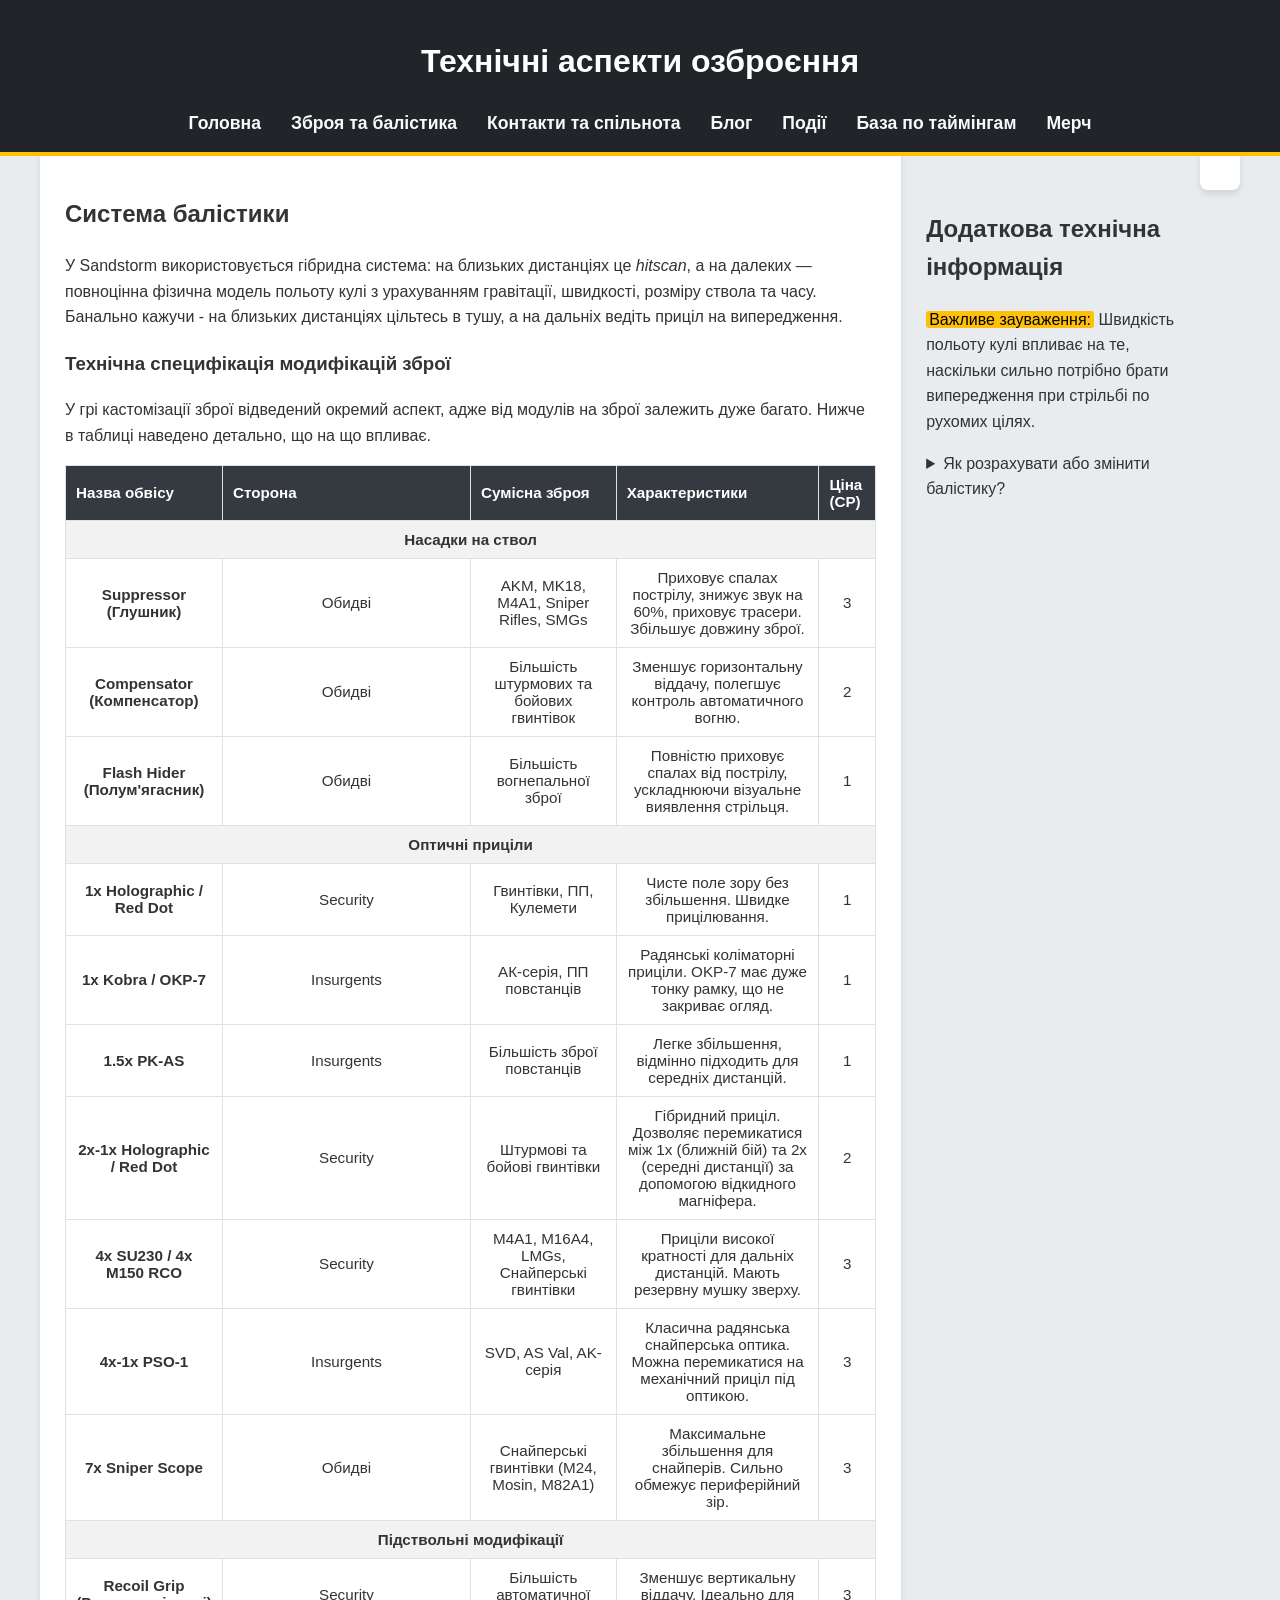
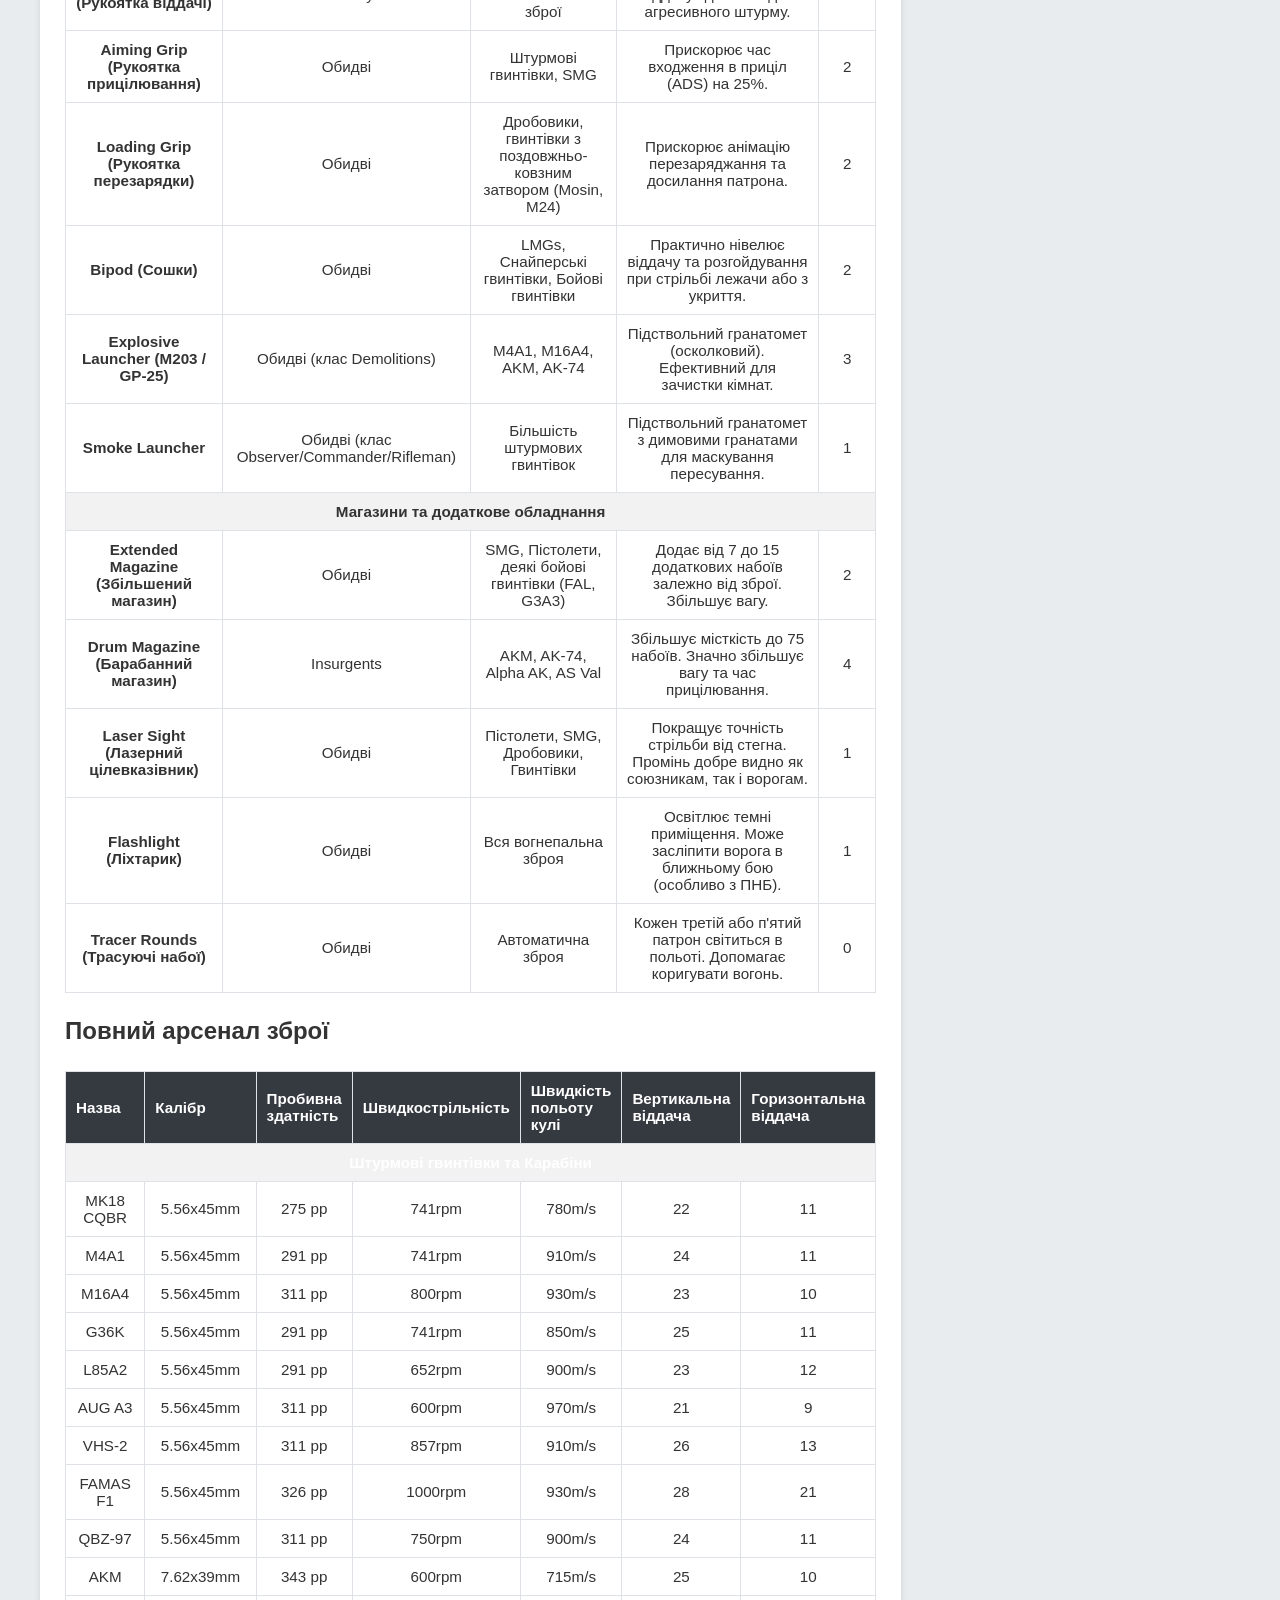
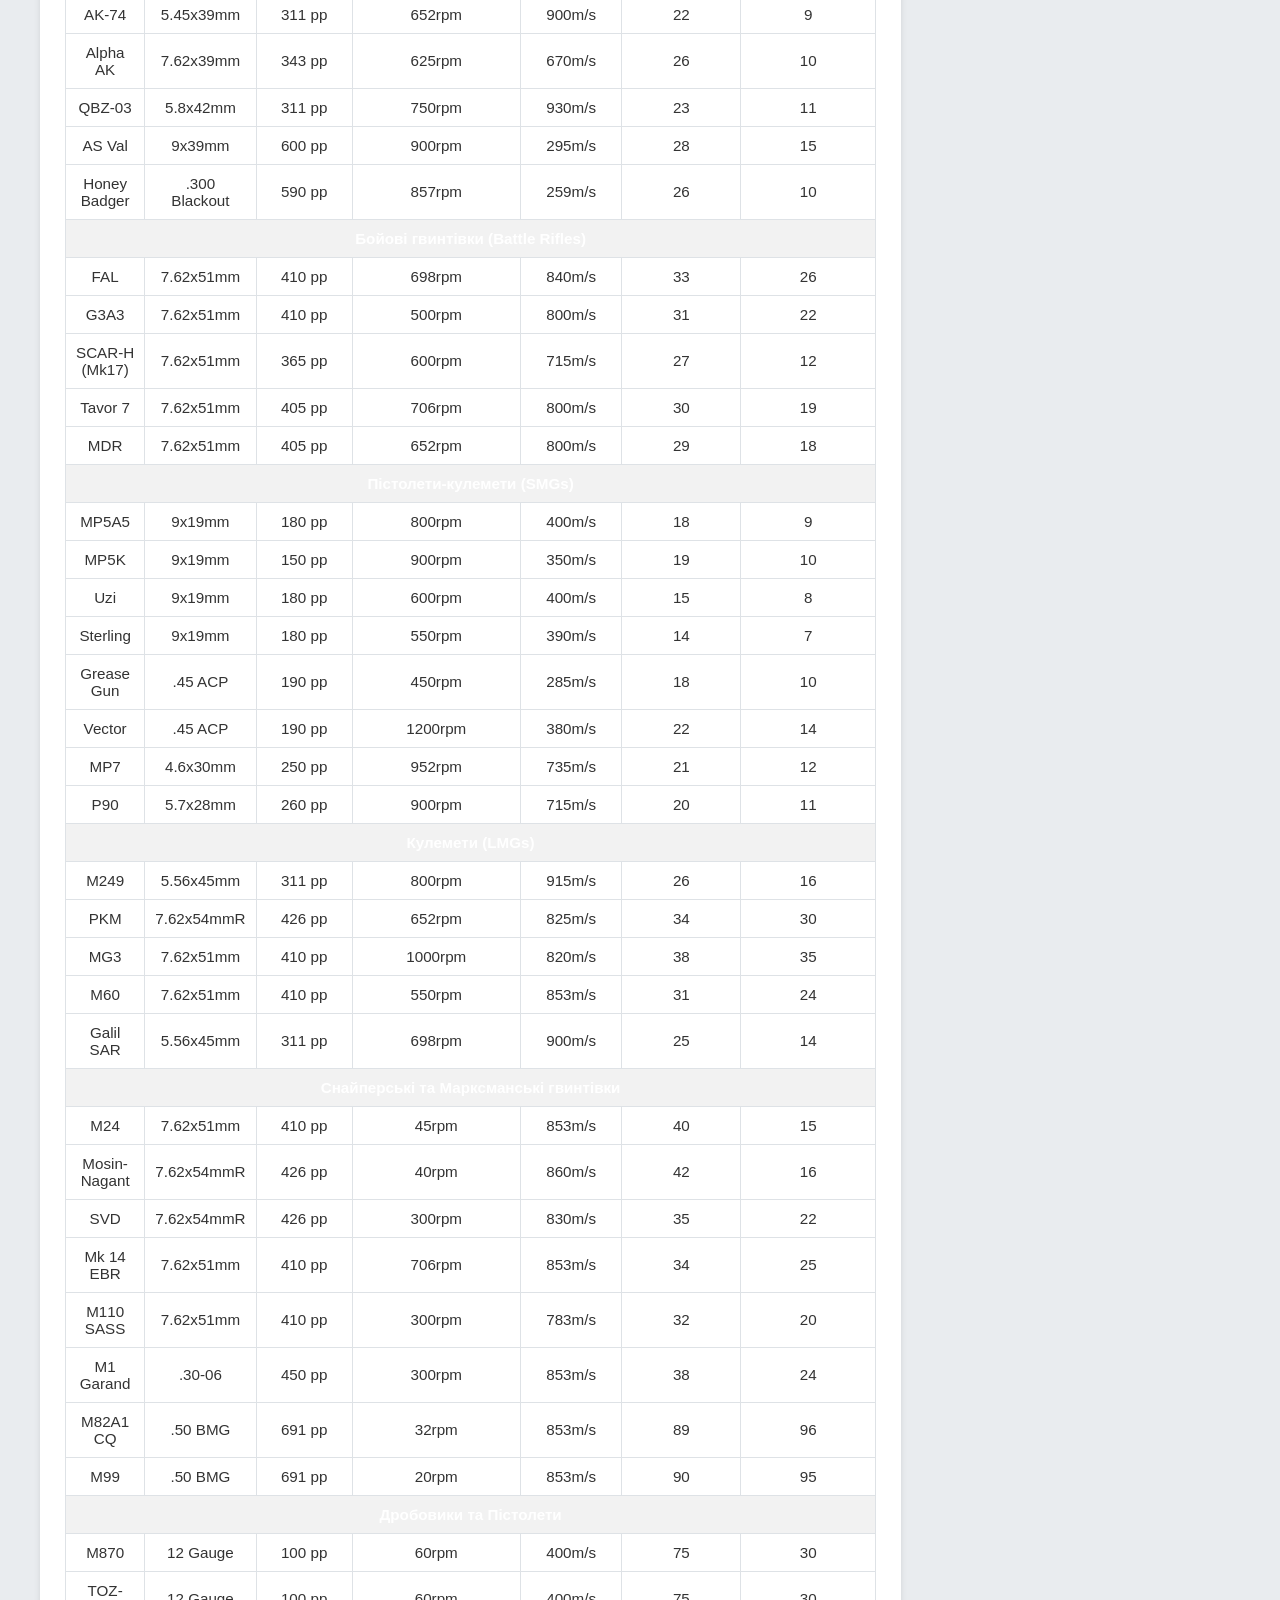
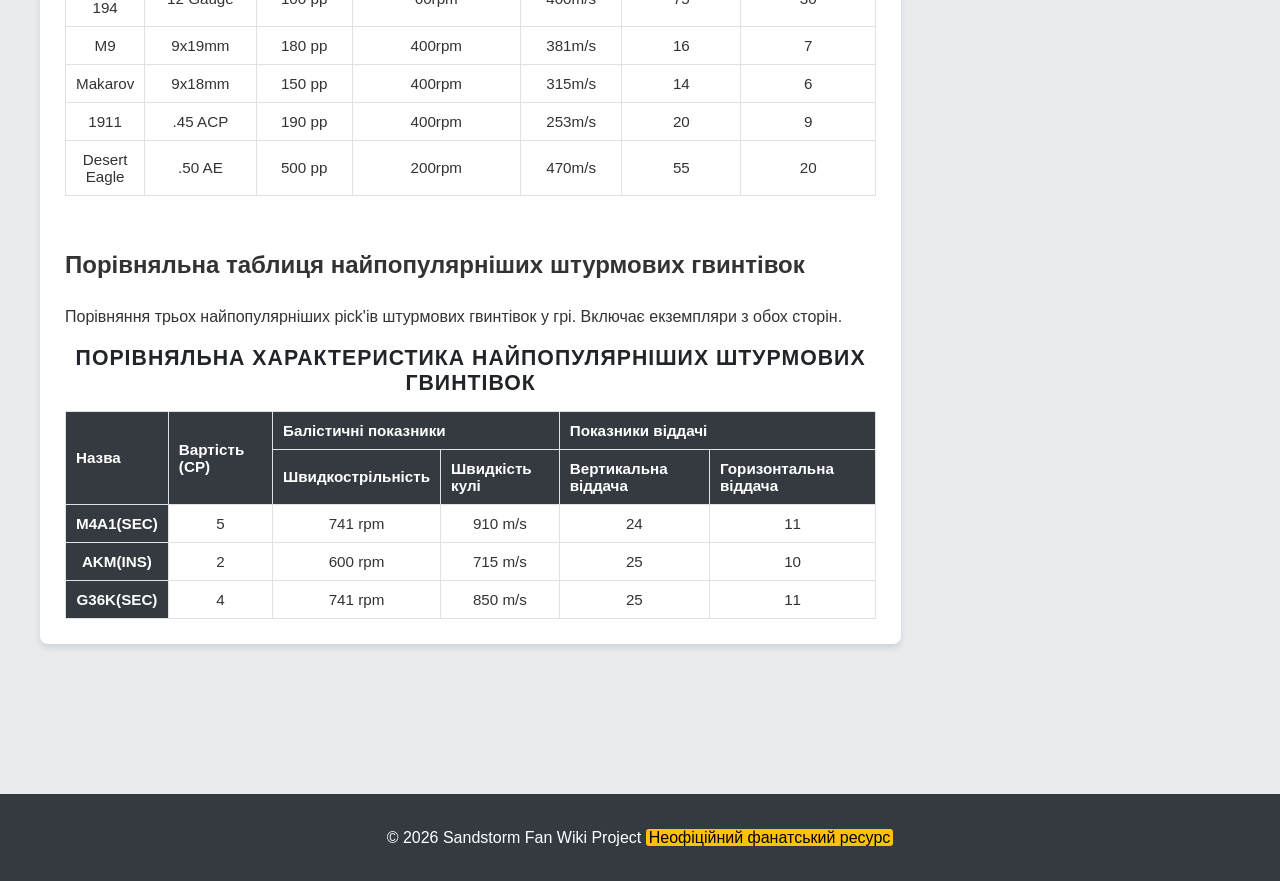
<file: pages/about.html>
<html lang="uk">
  <head>
    <meta charset="UTF-8" />
    <meta name="viewport" content="width=device-width, initial-scale=1.0" />
    <title>Зброя та Балістика</title>
    <link rel="stylesheet" href="../css/styles.css" />
  </head>
  <body>
    <header>
      <h1>Технічні аспекти озброєння</h1>
      <nav>
        <ul>
          <li><a href="../index.html">Головна</a></li>
          <li><a href="about.html">Зброя та балістика</a></li>
          <li><a href="contacts.html">Контакти та спільнота</a></li>
          <li><a href="blog.html">Блог</a></li>
          <li><a href="events.html">Події</a></li>
          <li><a href="schedule.html">База по таймінгам</a></li>
          <li><a href="merch.html">Мерч</a></li>
        </ul>
      </nav>
    </header>

    <div class="wrapper">
      <main>
        <section>
          <article>
            <h2>Система балістики</h2>
            <p>
              У Sandstorm використовується гібридна система: на близьких
              дистанціях це <em>hitscan</em>, а на далеких — повноцінна фізична
              модель польоту кулі з урахуванням гравітації, швидкості, розміру
              ствола та часу. Банально кажучи - на близьких дистанціях цільтесь
              в тушу, а на дальніх ведіть приціл на випередження.
            </p>
          </article>
        </section>

        <section>
          <h3>Технічна специфікація модифікацій зброї</h3>
          <p>
            У грі кастомізації зброї відведений окремий аспект, адже від модулів
            на зброї залежить дуже багато. Нижче в таблиці наведено детально, що
            на що впливає.
          </p>

          <table
            border="1"
            style="width: 100%; border-collapse: collapse; text-align: left"
          >
            <thead>
              <tr style="background-color: #333; color: white">
                <th>Назва обвісу</th>
                <th>Сторона</th>
                <th>Сумісна зброя</th>
                <th>Характеристики</th>
                <th>Ціна (CP)</th>
              </tr>
            </thead>
            <tbody>
              <tr>
                <td
                  colspan="5"
                  style="background-color: #f2f2f2; text-align: center"
                >
                  <strong>Насадки на ствол</strong>
                </td>
              </tr>
              <tr>
                <td><strong>Suppressor (Глушник)</strong></td>
                <td>Обидві</td>
                <td>AKM, MK18, M4A1, Sniper Rifles, SMGs</td>
                <td>
                  Приховує спалах пострілу, знижує звук на 60%, приховує
                  трасери. Збільшує довжину зброї.
                </td>
                <td>3</td>
              </tr>
              <tr>
                <td><strong>Compensator (Компенсатор)</strong></td>
                <td>Обидві</td>
                <td>Більшість штурмових та бойових гвинтівок</td>
                <td>
                  Зменшує горизонтальну віддачу, полегшує контроль автоматичного
                  вогню.
                </td>
                <td>2</td>
              </tr>
              <tr>
                <td><strong>Flash Hider (Полум'ягасник)</strong></td>
                <td>Обидві</td>
                <td>Більшість вогнепальної зброї</td>
                <td>
                  Повністю приховує спалах від пострілу, ускладнюючи візуальне
                  виявлення стрільця.
                </td>
                <td>1</td>
              </tr>

              <tr>
                <td
                  colspan="5"
                  style="background-color: #f2f2f2; text-align: center"
                >
                  <strong>Оптичні приціли</strong>
                </td>
              </tr>
              <tr>
                <td><strong>1x Holographic / Red Dot</strong></td>
                <td>Security</td>
                <td>Гвинтівки, ПП, Кулемети</td>
                <td>Чисте поле зору без збільшення. Швидке прицілювання.</td>
                <td>1</td>
              </tr>
              <tr>
                <td><strong>1x Kobra / OKP-7</strong></td>
                <td>Insurgents</td>
                <td>АК-серія, ПП повстанців</td>
                <td>
                  Радянські коліматорні приціли. OKP-7 має дуже тонку рамку, що
                  не закриває огляд.
                </td>
                <td>1</td>
              </tr>
              <tr>
                <td><strong>1.5x PK-AS</strong></td>
                <td>Insurgents</td>
                <td>Більшість зброї повстанців</td>
                <td>
                  Легке збільшення, відмінно підходить для середніх дистанцій.
                </td>
                <td>1</td>
              </tr>
              <tr>
                <td><strong>2x-1x Holographic / Red Dot</strong></td>
                <td>Security</td>
                <td>Штурмові та бойові гвинтівки</td>
                <td>
                  Гібридний приціл. Дозволяє перемикатися між 1x (ближній бій)
                  та 2x (середні дистанції) за допомогою відкидного магніфера.
                </td>
                <td>2</td>
              </tr>
              <tr>
                <td><strong>4x SU230 / 4x M150 RCO</strong></td>
                <td>Security</td>
                <td>M4A1, M16A4, LMGs, Снайперські гвинтівки</td>
                <td>
                  Приціли високої кратності для дальніх дистанцій. Мають
                  резервну мушку зверху.
                </td>
                <td>3</td>
              </tr>
              <tr>
                <td><strong>4x-1x PSO-1</strong></td>
                <td>Insurgents</td>
                <td>SVD, AS Val, AK-серія</td>
                <td>
                  Класична радянська снайперська оптика. Можна перемикатися на
                  механічний приціл під оптикою.
                </td>
                <td>3</td>
              </tr>
              <tr>
                <td><strong>7x Sniper Scope</strong></td>
                <td>Обидві</td>
                <td>Снайперські гвинтівки (M24, Mosin, M82A1)</td>
                <td>
                  Максимальне збільшення для снайперів. Сильно обмежує
                  периферійний зір.
                </td>
                <td>3</td>
              </tr>

              <tr>
                <td
                  colspan="5"
                  style="background-color: #f2f2f2; text-align: center"
                >
                  <strong>Підствольні модифікації</strong>
                </td>
              </tr>
              <tr>
                <td><strong>Recoil Grip (Рукоятка віддачі)</strong></td>
                <td>Security</td>
                <td>Більшість автоматичної зброї</td>
                <td>
                  Зменшує вертикальну віддачу. Ідеально для агресивного штурму.
                </td>
                <td>3</td>
              </tr>
              <tr>
                <td><strong>Aiming Grip (Рукоятка прицілювання)</strong></td>
                <td>Обидві</td>
                <td>Штурмові гвинтівки, SMG</td>
                <td>Прискорює час входження в приціл (ADS) на 25%.</td>
                <td>2</td>
              </tr>
              <tr>
                <td><strong>Loading Grip (Рукоятка перезарядки)</strong></td>
                <td>Обидві</td>
                <td>
                  Дробовики, гвинтівки з поздовжньо-ковзним затвором (Mosin,
                  M24)
                </td>
                <td>Прискорює анімацію перезаряджання та досилання патрона.</td>
                <td>2</td>
              </tr>
              <tr>
                <td><strong>Bipod (Сошки)</strong></td>
                <td>Обидві</td>
                <td>LMGs, Снайперські гвинтівки, Бойові гвинтівки</td>
                <td>
                  Практично нівелює віддачу та розгойдування при стрільбі лежачи
                  або з укриття.
                </td>
                <td>2</td>
              </tr>
              <tr>
                <td><strong>Explosive Launcher (M203 / GP-25)</strong></td>
                <td>Обидві (клас Demolitions)</td>
                <td>M4A1, M16A4, AKM, AK-74</td>
                <td>
                  Підствольний гранатомет (осколковий). Ефективний для зачистки
                  кімнат.
                </td>
                <td>3</td>
              </tr>
              <tr>
                <td><strong>Smoke Launcher</strong></td>
                <td>Обидві (клас Observer/Commander/Rifleman)</td>
                <td>Більшість штурмових гвинтівок</td>
                <td>
                  Підствольний гранатомет з димовими гранатами для маскування
                  пересування.
                </td>
                <td>1</td>
              </tr>

              <tr>
                <td
                  colspan="5"
                  style="background-color: #f2f2f2; text-align: center"
                >
                  <strong>Магазини та додаткове обладнання</strong>
                </td>
              </tr>
              <tr>
                <td><strong>Extended Magazine (Збільшений магазин)</strong></td>
                <td>Обидві</td>
                <td>SMG, Пістолети, деякі бойові гвинтівки (FAL, G3A3)</td>
                <td>
                  Додає від 7 до 15 додаткових набоїв залежно від зброї.
                  Збільшує вагу.
                </td>
                <td>2</td>
              </tr>
              <tr>
                <td><strong>Drum Magazine (Барабанний магазин)</strong></td>
                <td>Insurgents</td>
                <td>AKM, AK-74, Alpha AK, AS Val</td>
                <td>
                  Збільшує місткість до 75 набоїв. Значно збільшує вагу та час
                  прицілювання.
                </td>
                <td>4</td>
              </tr>
              <tr>
                <td><strong>Laser Sight (Лазерний цілевказівник)</strong></td>
                <td>Обидві</td>
                <td>Пістолети, SMG, Дробовики, Гвинтівки</td>
                <td>
                  Покращує точність стрільби від стегна. Промінь добре видно як
                  союзникам, так і ворогам.
                </td>
                <td>1</td>
              </tr>
              <tr>
                <td><strong>Flashlight (Ліхтарик)</strong></td>
                <td>Обидві</td>
                <td>Вся вогнепальна зброя</td>
                <td>
                  Освітлює темні приміщення. Може засліпити ворога в ближньому
                  бою (особливо з ПНБ).
                </td>
                <td>1</td>
              </tr>
              <tr>
                <td><strong>Tracer Rounds (Трасуючі набої)</strong></td>
                <td>Обидві</td>
                <td>Автоматична зброя</td>
                <td>
                  Кожен третій або п'ятий патрон світиться в польоті. Допомагає
                  коригувати вогонь.
                </td>
                <td>0</td>
              </tr>
            </tbody>
          </table>
        </section>
        <section>
          <h2>Повний арсенал зброї</h2>
          <table border="1">
            <tr>
              <th>Назва</th>
              <th>Калібр</th>
              <th>Пробивна здатність</th>
              <th>Швидкострільність</th>
              <th>Швидкість польоту кулі</th>
              <th>Вертикальна віддача</th>
              <th>Горизонтальна віддача</th>
            </tr>

            <tr>
              <th
                colspan="7"
                style="background-color: #f2f2f2; text-align: center"
              >
                Штурмові гвинтівки та Карабіни
              </th>
            </tr>
            <tr>
              <td>MK18 CQBR</td>
              <td>5.56x45mm</td>
              <td>275 pp</td>
              <td>741rpm</td>
              <td>780m/s</td>
              <td>22</td>
              <td>11</td>
            </tr>
            <tr>
              <td>M4A1</td>
              <td>5.56x45mm</td>
              <td>291 pp</td>
              <td>741rpm</td>
              <td>910m/s</td>
              <td>24</td>
              <td>11</td>
            </tr>
            <tr>
              <td>M16A4</td>
              <td>5.56x45mm</td>
              <td>311 pp</td>
              <td>800rpm</td>
              <td>930m/s</td>
              <td>23</td>
              <td>10</td>
            </tr>
            <tr>
              <td>G36K</td>
              <td>5.56x45mm</td>
              <td>291 pp</td>
              <td>741rpm</td>
              <td>850m/s</td>
              <td>25</td>
              <td>11</td>
            </tr>
            <tr>
              <td>L85A2</td>
              <td>5.56x45mm</td>
              <td>291 pp</td>
              <td>652rpm</td>
              <td>900m/s</td>
              <td>23</td>
              <td>12</td>
            </tr>
            <tr>
              <td>AUG A3</td>
              <td>5.56x45mm</td>
              <td>311 pp</td>
              <td>600rpm</td>
              <td>970m/s</td>
              <td>21</td>
              <td>9</td>
            </tr>
            <tr>
              <td>VHS-2</td>
              <td>5.56x45mm</td>
              <td>311 pp</td>
              <td>857rpm</td>
              <td>910m/s</td>
              <td>26</td>
              <td>13</td>
            </tr>
            <tr>
              <td>FAMAS F1</td>
              <td>5.56x45mm</td>
              <td>326 pp</td>
              <td>1000rpm</td>
              <td>930m/s</td>
              <td>28</td>
              <td>21</td>
            </tr>
            <tr>
              <td>QBZ-97</td>
              <td>5.56x45mm</td>
              <td>311 pp</td>
              <td>750rpm</td>
              <td>900m/s</td>
              <td>24</td>
              <td>11</td>
            </tr>
            <tr>
              <td>AKM</td>
              <td>7.62x39mm</td>
              <td>343 pp</td>
              <td>600rpm</td>
              <td>715m/s</td>
              <td>25</td>
              <td>10</td>
            </tr>
            <tr>
              <td>AK-74</td>
              <td>5.45x39mm</td>
              <td>311 pp</td>
              <td>652rpm</td>
              <td>900m/s</td>
              <td>22</td>
              <td>9</td>
            </tr>
            <tr>
              <td>Alpha AK</td>
              <td>7.62x39mm</td>
              <td>343 pp</td>
              <td>625rpm</td>
              <td>670m/s</td>
              <td>26</td>
              <td>10</td>
            </tr>
            <tr>
              <td>QBZ-03</td>
              <td>5.8x42mm</td>
              <td>311 pp</td>
              <td>750rpm</td>
              <td>930m/s</td>
              <td>23</td>
              <td>11</td>
            </tr>
            <tr>
              <td>AS Val</td>
              <td>9x39mm</td>
              <td>600 pp</td>
              <td>900rpm</td>
              <td>295m/s</td>
              <td>28</td>
              <td>15</td>
            </tr>
            <tr>
              <td>Honey Badger</td>
              <td>.300 Blackout</td>
              <td>590 pp</td>
              <td>857rpm</td>
              <td>259m/s</td>
              <td>26</td>
              <td>10</td>
            </tr>

            <tr>
              <th
                colspan="7"
                style="background-color: #f2f2f2; text-align: center"
              >
                Бойові гвинтівки (Battle Rifles)
              </th>
            </tr>
            <tr>
              <td>FAL</td>
              <td>7.62x51mm</td>
              <td>410 pp</td>
              <td>698rpm</td>
              <td>840m/s</td>
              <td>33</td>
              <td>26</td>
            </tr>
            <tr>
              <td>G3A3</td>
              <td>7.62x51mm</td>
              <td>410 pp</td>
              <td>500rpm</td>
              <td>800m/s</td>
              <td>31</td>
              <td>22</td>
            </tr>
            <tr>
              <td>SCAR-H (Mk17)</td>
              <td>7.62x51mm</td>
              <td>365 pp</td>
              <td>600rpm</td>
              <td>715m/s</td>
              <td>27</td>
              <td>12</td>
            </tr>
            <tr>
              <td>Tavor 7</td>
              <td>7.62x51mm</td>
              <td>405 pp</td>
              <td>706rpm</td>
              <td>800m/s</td>
              <td>30</td>
              <td>19</td>
            </tr>
            <tr>
              <td>MDR</td>
              <td>7.62x51mm</td>
              <td>405 pp</td>
              <td>652rpm</td>
              <td>800m/s</td>
              <td>29</td>
              <td>18</td>
            </tr>

            <tr>
              <th
                colspan="7"
                style="background-color: #f2f2f2; text-align: center"
              >
                Пістолети-кулемети (SMGs)
              </th>
            </tr>
            <tr>
              <td>MP5A5</td>
              <td>9x19mm</td>
              <td>180 pp</td>
              <td>800rpm</td>
              <td>400m/s</td>
              <td>18</td>
              <td>9</td>
            </tr>
            <tr>
              <td>MP5K</td>
              <td>9x19mm</td>
              <td>150 pp</td>
              <td>900rpm</td>
              <td>350m/s</td>
              <td>19</td>
              <td>10</td>
            </tr>
            <tr>
              <td>Uzi</td>
              <td>9x19mm</td>
              <td>180 pp</td>
              <td>600rpm</td>
              <td>400m/s</td>
              <td>15</td>
              <td>8</td>
            </tr>
            <tr>
              <td>Sterling</td>
              <td>9x19mm</td>
              <td>180 pp</td>
              <td>550rpm</td>
              <td>390m/s</td>
              <td>14</td>
              <td>7</td>
            </tr>
            <tr>
              <td>Grease Gun</td>
              <td>.45 ACP</td>
              <td>190 pp</td>
              <td>450rpm</td>
              <td>285m/s</td>
              <td>18</td>
              <td>10</td>
            </tr>
            <tr>
              <td>Vector</td>
              <td>.45 ACP</td>
              <td>190 pp</td>
              <td>1200rpm</td>
              <td>380m/s</td>
              <td>22</td>
              <td>14</td>
            </tr>
            <tr>
              <td>MP7</td>
              <td>4.6x30mm</td>
              <td>250 pp</td>
              <td>952rpm</td>
              <td>735m/s</td>
              <td>21</td>
              <td>12</td>
            </tr>
            <tr>
              <td>P90</td>
              <td>5.7x28mm</td>
              <td>260 pp</td>
              <td>900rpm</td>
              <td>715m/s</td>
              <td>20</td>
              <td>11</td>
            </tr>

            <tr>
              <th
                colspan="7"
                style="background-color: #f2f2f2; text-align: center"
              >
                Кулемети (LMGs)
              </th>
            </tr>
            <tr>
              <td>M249</td>
              <td>5.56x45mm</td>
              <td>311 pp</td>
              <td>800rpm</td>
              <td>915m/s</td>
              <td>26</td>
              <td>16</td>
            </tr>
            <tr>
              <td>PKM</td>
              <td>7.62x54mmR</td>
              <td>426 pp</td>
              <td>652rpm</td>
              <td>825m/s</td>
              <td>34</td>
              <td>30</td>
            </tr>
            <tr>
              <td>MG3</td>
              <td>7.62x51mm</td>
              <td>410 pp</td>
              <td>1000rpm</td>
              <td>820m/s</td>
              <td>38</td>
              <td>35</td>
            </tr>
            <tr>
              <td>M60</td>
              <td>7.62x51mm</td>
              <td>410 pp</td>
              <td>550rpm</td>
              <td>853m/s</td>
              <td>31</td>
              <td>24</td>
            </tr>
            <tr>
              <td>Galil SAR</td>
              <td>5.56x45mm</td>
              <td>311 pp</td>
              <td>698rpm</td>
              <td>900m/s</td>
              <td>25</td>
              <td>14</td>
            </tr>

            <tr>
              <th
                colspan="7"
                style="background-color: #f2f2f2; text-align: center"
              >
                Снайперські та Марксманські гвинтівки
              </th>
            </tr>
            <tr>
              <td>M24</td>
              <td>7.62x51mm</td>
              <td>410 pp</td>
              <td>45rpm</td>
              <td>853m/s</td>
              <td>40</td>
              <td>15</td>
            </tr>
            <tr>
              <td>Mosin-Nagant</td>
              <td>7.62x54mmR</td>
              <td>426 pp</td>
              <td>40rpm</td>
              <td>860m/s</td>
              <td>42</td>
              <td>16</td>
            </tr>
            <tr>
              <td>SVD</td>
              <td>7.62x54mmR</td>
              <td>426 pp</td>
              <td>300rpm</td>
              <td>830m/s</td>
              <td>35</td>
              <td>22</td>
            </tr>
            <tr>
              <td>Mk 14 EBR</td>
              <td>7.62x51mm</td>
              <td>410 pp</td>
              <td>706rpm</td>
              <td>853m/s</td>
              <td>34</td>
              <td>25</td>
            </tr>
            <tr>
              <td>M110 SASS</td>
              <td>7.62x51mm</td>
              <td>410 pp</td>
              <td>300rpm</td>
              <td>783m/s</td>
              <td>32</td>
              <td>20</td>
            </tr>
            <tr>
              <td>M1 Garand</td>
              <td>.30-06</td>
              <td>450 pp</td>
              <td>300rpm</td>
              <td>853m/s</td>
              <td>38</td>
              <td>24</td>
            </tr>
            <tr>
              <td>M82A1 CQ</td>
              <td>.50 BMG</td>
              <td>691 pp</td>
              <td>32rpm</td>
              <td>853m/s</td>
              <td>89</td>
              <td>96</td>
            </tr>
            <tr>
              <td>M99</td>
              <td>.50 BMG</td>
              <td>691 pp</td>
              <td>20rpm</td>
              <td>853m/s</td>
              <td>90</td>
              <td>95</td>
            </tr>

            <tr>
              <th
                colspan="7"
                style="background-color: #f2f2f2; text-align: center"
              >
                Дробовики та Пістолети
              </th>
            </tr>
            <tr>
              <td>M870</td>
              <td>12 Gauge</td>
              <td>100 pp</td>
              <td>60rpm</td>
              <td>400m/s</td>
              <td>75</td>
              <td>30</td>
            </tr>
            <tr>
              <td>TOZ-194</td>
              <td>12 Gauge</td>
              <td>100 pp</td>
              <td>60rpm</td>
              <td>400m/s</td>
              <td>75</td>
              <td>30</td>
            </tr>
            <tr>
              <td>M9</td>
              <td>9x19mm</td>
              <td>180 pp</td>
              <td>400rpm</td>
              <td>381m/s</td>
              <td>16</td>
              <td>7</td>
            </tr>
            <tr>
              <td>Makarov</td>
              <td>9x18mm</td>
              <td>150 pp</td>
              <td>400rpm</td>
              <td>315m/s</td>
              <td>14</td>
              <td>6</td>
            </tr>
            <tr>
              <td>1911</td>
              <td>.45 ACP</td>
              <td>190 pp</td>
              <td>400rpm</td>
              <td>253m/s</td>
              <td>20</td>
              <td>9</td>
            </tr>
            <tr>
              <td>Desert Eagle</td>
              <td>.50 AE</td>
              <td>500 pp</td>
              <td>200rpm</td>
              <td>470m/s</td>
              <td>55</td>
              <td>20</td>
            </tr>
          </table>
        </section>
        <section style="margin-top: 50px">
          <h2>Порівняльна таблиця найпопулярніших штурмових гвинтівок</h2>
          <p>
            Порівняння трьох найпопулярніших pick'ів штурмових гвинтівок у грі.
            Включає екземпляри з обох сторін.
          </p>

          <table>
            <caption>
              Порівняльна характеристика найпопулярніших штурмових гвинтівок
            </caption>
            <thead>
              <tr>
                <th rowspan="2" scope="col">Назва</th>
                <th rowspan="2" scope="col">Вартість (CP)</th>
                <th colspan="2" scope="col">Балістичні показники</th>
                <th colspan="2" scope="col">Показники віддачі</th>
              </tr>
              <tr>
                <th scope="col">Швидкострільність</th>
                <th scope="col">Швидкість кулі</th>
                <th scope="col">Вертикальна віддача</th>
                <th scope="col">Горизонтальна віддача</th>
              </tr>
            </thead>
            <tbody>
              <tr>
                <th scope="row">M4A1(SEC)</th>
                <td>5</td>
                <td>741 rpm</td>
                <td>910 m/s</td>
                <td>24</td>
                <td>11</td>
              </tr>
              <tr>
                <th scope="row">AKM(INS)</th>
                <td>2</td>
                <td>600 rpm</td>
                <td>715 m/s</td>
                <td>25</td>
                <td>10</td>
              </tr>
              <tr>
                <th scope="row">G36K(SEC)</th>
                <td>4</td>
                <td>741 rpm</td>
                <td>850 m/s</td>
                <td>25</td>
                <td>11</td>
              </tr>
            </tbody>
          </table>
        </section>
      </main>
      <section style="margin-top: 40px">
        <h2>Додаткова технічна інформація</h2>
        <p>
          <mark>Важливе зауваження:</mark> Швидкість польоту кулі впливає на те,
          наскільки сильно потрібно брати випередження при стрільбі по рухомих
          цілях.
        </p>
        <details>
          <summary>Як розрахувати або змінити балістику?</summary>
          <p>
            В консолі сервера можна змінити множник шкоди (змінна
            <var>DamageMultiplier</var>):
          </p>
          <pre><code>[/Script/Insurgency.INSGameMode]
DamageMultiplier=1.5
bEnableBulletDrop=True</code></pre>
        </details>
      </section>
      <aside></aside>
    </div>
    <footer>
      <p>
        &copy; 2026 Sandstorm Fan Wiki Project
        <mark>Неофіційний фанатський ресурс</mark>
      </p>
    </footer>
  </body>
</html>
</file>
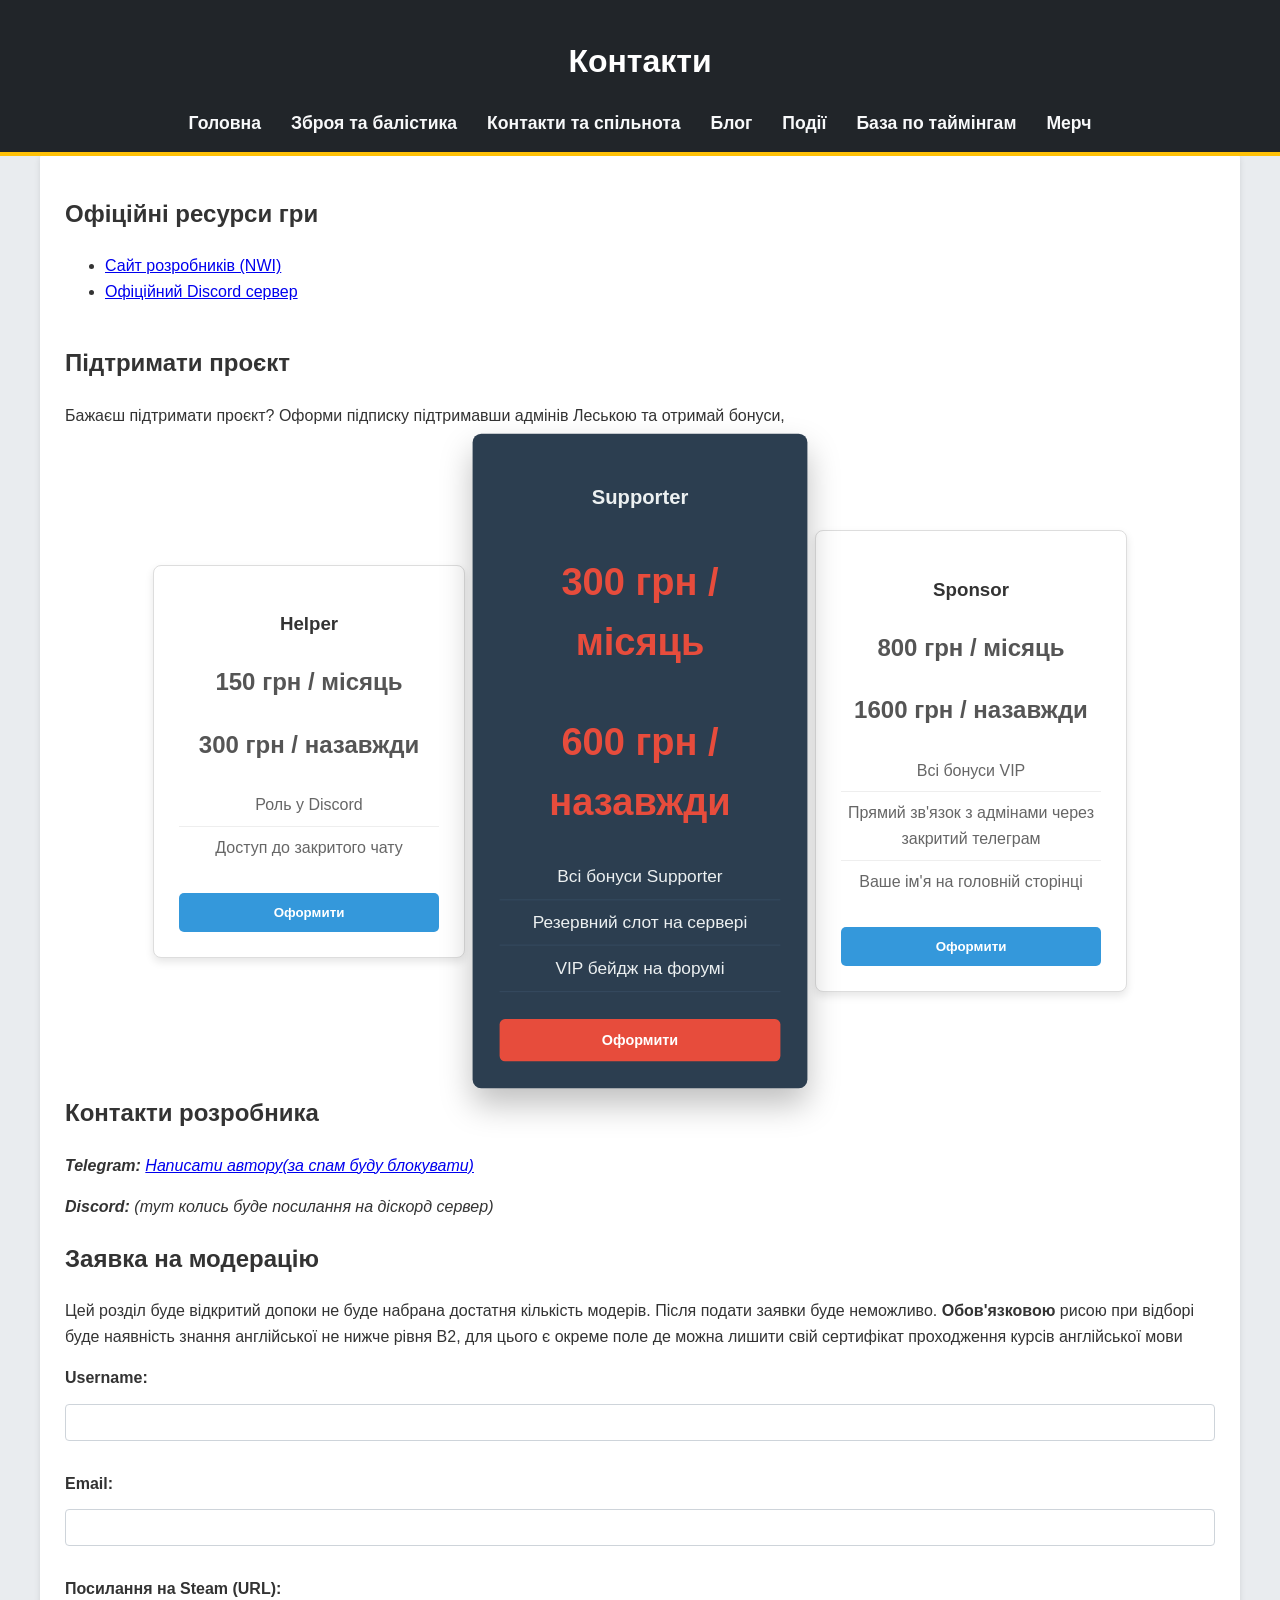
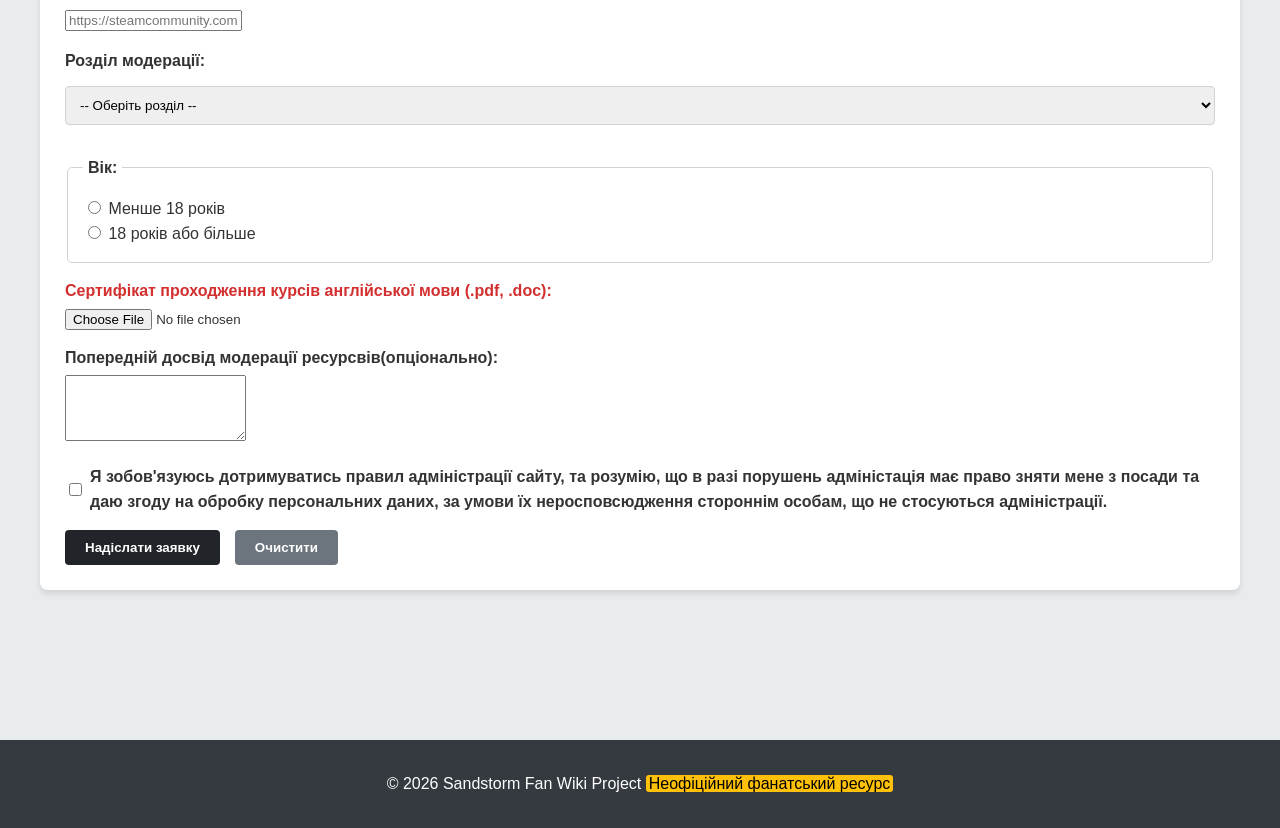
<file: pages/contacts.html>
<!DOCTYPE html>
<html lang="uk">
  <head>
    <meta charset="UTF-8" />
    <meta name="viewport" content="width=device-width, initial-scale=1.0" />
    <title>Контакти</title>
    <link rel="stylesheet" href="../css/styles.css" />
  </head>
  <body>
    <header>
      <h1>Контакти</h1>
      <nav>
        <ul>
          <li><a href="../index.html">Головна</a></li>
          <li><a href="about.html">Зброя та балістика</a></li>
          <li><a href="contacts.html">Контакти та спільнота</a></li>
          <li><a href="blog.html">Блог</a></li>
          <li><a href="events.html">Події</a></li>
          <li><a href="schedule.html">База по таймінгам</a></li>
          <li><a href="merch.html">Мерч</a></li>
        </ul>
      </nav>
    </header>

    <div class="wrapper">
      <main>
        <section>
          <h2>Офіційні ресурси гри</h2>
          <ul>
            <li>
              <a href="https://newworldinteractive.com/" target="_blank"
                >Сайт розробників (NWI)</a
              >
            </li>
            <li>
              <a
                href="https://discord.com/invite/insurgencysandstorm"
                target="_blank"
                >Офіційний Discord сервер</a
              >
            </li>
          </ul>
        </section>

        <section style="margin-top: 40px">
          <h2>Підтримати проєкт</h2>
          <p>
            Бажаєш підтримати проєкт? Оформи підписку підтримавши адмінів
            Леською та отримай бонуси,
          </p>

          <div class="pricing-container">
            <div class="price-column">
              <h3>Helper</h3>
              <p class="price">150 грн / місяць</p>
              <p class="price">300 грн / назавжди</p>
              <ul>
                <li>Роль у Discord</li>
                <li>Доступ до закритого чату</li>
              </ul>
              <button class="buy-btn">Оформити</button>
            </div>

            <div class="price-column featured">
              <h3>Supporter</h3>
              <p class="price featured-price">300 грн / місяць</p>
              <p class="price featured-price">600 грн / назавжди</p>
              <ul>
                <li>Всі бонуси Supporter</li>
                <li>Резервний слот на сервері</li>
                <li>VIP бейдж на форумі</li>
              </ul>
              <button class="buy-btn">Оформити</button>
            </div>

            <div class="price-column">
              <h3>Sponsor</h3>
              <p class="price">800 грн / місяць</p>
              <p class="price">1600 грн / назавжди</p>
              <ul>
                <li>Всі бонуси VIP</li>
                <li>Прямий зв'язок з адмінами через закритий телеграм</li>
                <li>Ваше ім'я на головній сторінці</li>
              </ul>
              <button class="buy-btn">Оформити</button>
            </div>
          </div>
        </section>

        <section style="margin-top: 30px">
          <h2>Контакти розробника</h2>
          <address>
            <p>
              <strong>Telegram:</strong>
              <a href="https://t.me/thegodofcum" target="_blank"
                >Написати автору<em>(за спам буду блокувати)</em></a
              >
            </p>
            <p>
              <strong>Discord:</strong> (тут колись буде посилання на діскорд
              сервер)
            </p>
          </address>
        </section>

        <section>
          <h2>Заявка на модерацію</h2>
          <p>
            Цей розділ буде відкритий допоки не буде набрана достатня кількість
            модерів. Після подати заявки буде неможливо.
            <strong>Обов'язковою</strong> рисою при відборі буде наявність
            знання англійської не нижче рівня B2, для цього є окреме поле де
            можна лишити свій сертифікат проходження курсів англійської мови
          </p>

          <form
            action="/apply-moderator"
            method="POST"
            enctype="multipart/form-data"
          >
            <div class="form-group">
              <label for="mod_name" class="form-label">Username:</label>
              <input
                type="text"
                id="mod_name"
                name="mod_name"
                class="form-control"
                required
              />
            </div>

            <div class="form-group">
              <label for="mod_email" class="form-label">Email:</label>
              <input
                type="email"
                id="mod_email"
                name="mod_email"
                class="form-control"
                required
              />
            </div>

            <div class="form-group">
              <label for="steam_url" class="form-label"
                >Посилання на Steam (URL):</label
              >
              <input
                type="url"
                id="steam_url"
                name="steam_url"
                class="form-control"
                placeholder="https://steamcommunity.com/id/..."
                required
              />
            </div>

            <div class="form-group">
              <label for="mod_role" class="form-label">Розділ модерації:</label>
              <select
                id="mod_role"
                name="mod_role"
                class="form-control"
                required
              >
                <option value="">-- Оберіть розділ --</option>
                <option value="blog">Блог</option>
                <option value="events">Події</option>
                <option value="community">Форум та коментарі</option>
              </select>
            </div>

            <fieldset>
              <legend>Вік:</legend>
              <input
                type="radio"
                id="age_1"
                name="age_group"
                value="under_18"
                required
              />
              <label for="age_1">Менше 18 років</label><br />
              <input type="radio" id="age_2" name="age_group" value="over_18" />
              <label for="age_2">18 років або більше</label>
            </fieldset>

            <div class="form-group">
              <label for="resume" class="form-label" style="color: #d32f2f"
                >Сертифікат проходження курсів англійської мови (.pdf,
                .doc):</label
              >
              <input
                type="file"
                id="resume"
                name="resume"
                accept=".pdf, .doc, .docx"
                style="display: block; margin-top: 5px"
                required
              />
            </div>

            <div class="form-group">
              <label for="experience" class="form-label"
                >Попередній досвід модерації ресурсвів(опціонально):</label
              >
              <textarea
                id="experience"
                name="experience"
                class="form-control"
                rows="4"
              ></textarea>
            </div>

            <div
              class="form-group"
              style="display: flex; align-items: center; gap: 5px"
            >
              <input
                type="checkbox"
                id="rules_agree"
                name="rules_agree"
                required
              />
              <label for="rules_agree" style="font-weight: bold"
                >Я зобов'язуюсь дотримуватись правил адміністрації сайту, та
                розумію, що в разі порушень адміністація має право зняти мене з
                посади та даю згоду на обробку персональних даних, за умови їх
                неросповсюдження стороннім особам, що не стосуються
                адміністрації.</label
              >
            </div>

            <div class="flex-buttons">
              <button type="submit">Надіслати заявку</button>
              <button type="reset" class="btn-reset">Очистити</button>
            </div>
          </form>
        </section>
      </main>
    </div>
    <footer>
      <p>
        &copy; 2026 Sandstorm Fan Wiki Project
        <mark>Неофіційний фанатський ресурс</mark>
      </p>
    </footer>
  </body>
</html>
</file>
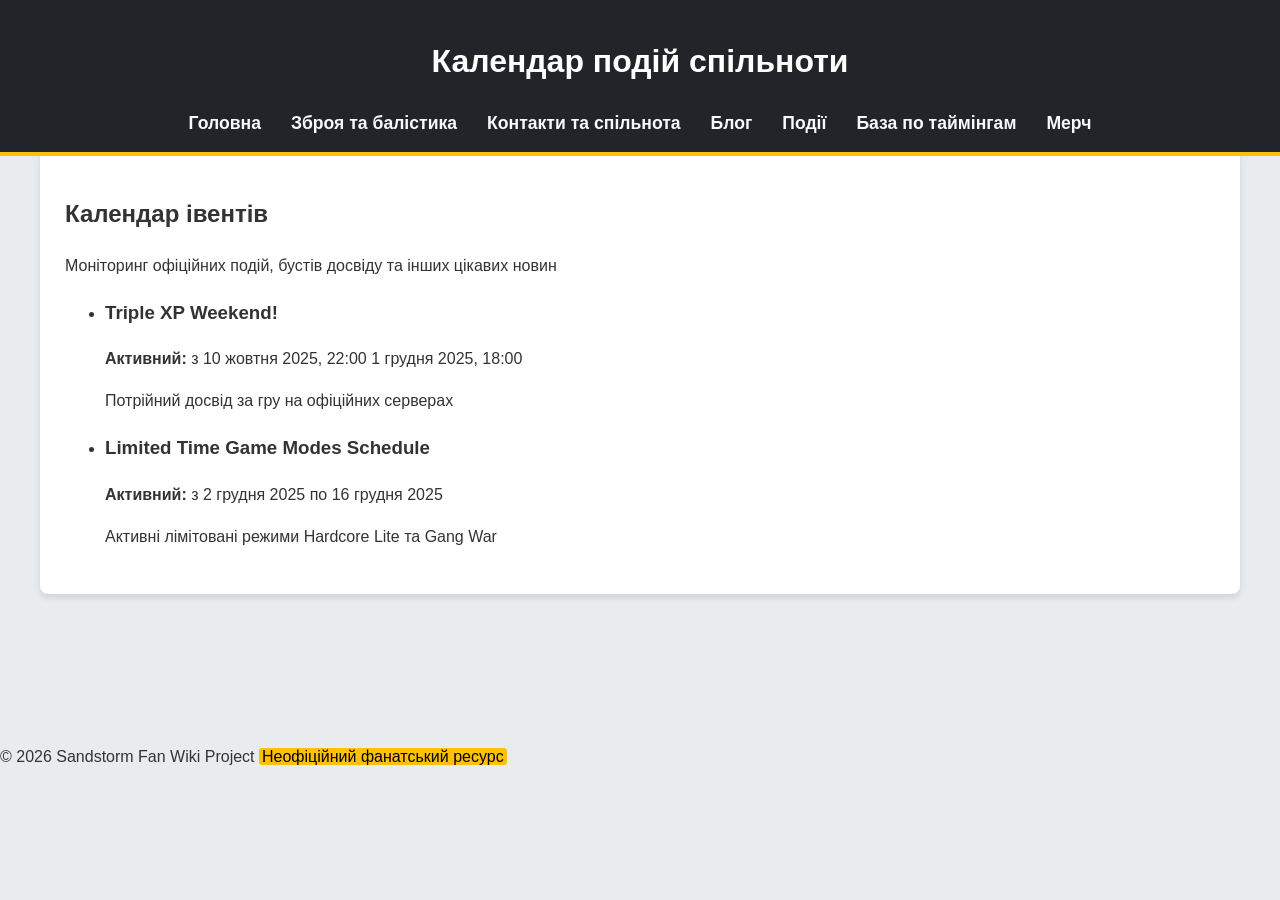
<file: pages/events.html>
<!DOCTYPE html>
<html lang="uk">
  <head>
    <meta charset="UTF-8" />
    <meta name="viewport" content="width=device-width, initial-scale=1.0" />
    <title>Календар подій | Insurgency: Sandstorm</title>
    <link rel="stylesheet" href="../css/styles.css" />
  </head>
  <body>
    <header>
      <h1>Календар подій спільноти</h1>
      <nav>
        <ul>
          <li><a href="../index.html">Головна</a></li>
          <li><a href="about.html">Зброя та балістика</a></li>
          <li><a href="contacts.html">Контакти та спільнота</a></li>
          <li><a href="blog.html">Блог</a></li>
          <li><a href="events.html">Події</a></li>
          <li><a href="schedule.html">База по таймінгам</a></li>
          <li><a href="merch.html">Мерч</a></li>
        </ul>
      </nav>
    </header>

    <div class="wrapper">
      <main>
        <section>
          <h2>Календар івентів</h2>
          <p>
            Моніторинг офіційних подій, бустів досвіду та інших цікавих новин
          </p>

          <ul>
            <li style="margin-bottom: 20px">
              <article>
                <h3>Triple XP Weekend!</h3>
                <p>
                  <strong>Активний:</strong> з
                  <time datetime="2025-10-28T18:00">10 жовтня 2025, 22:00</time>
                  <time datetime="2025-12-01T18:00">1 грудня 2025, 18:00</time>
                </p>
                <p>Потрійний досвід за гру на офіційних серверах</p>
              </article>
            </li>

            <li style="margin-bottom: 20px">
              <article>
                <h3>Limited Time Game Modes Schedule</h3>
                <p>
                  <strong>Активний:</strong> з
                  <time datetime="2025-12-02T21:20">2 грудня 2025</time> по
                  <time datetime="2025-12-16T05:00">16 грудня 2025</time>
                </p>
                <p>Активні лімітовані режими Hardcore Lite та Gang War</p>
              </article>
            </li>
          </ul>
        </section>
      </main>
    </div>

    <p>
      &copy; 2026 Sandstorm Fan Wiki Project
      <mark>Неофіційний фанатський ресурс</mark>
    </p>
  </body>
</html>
</file>
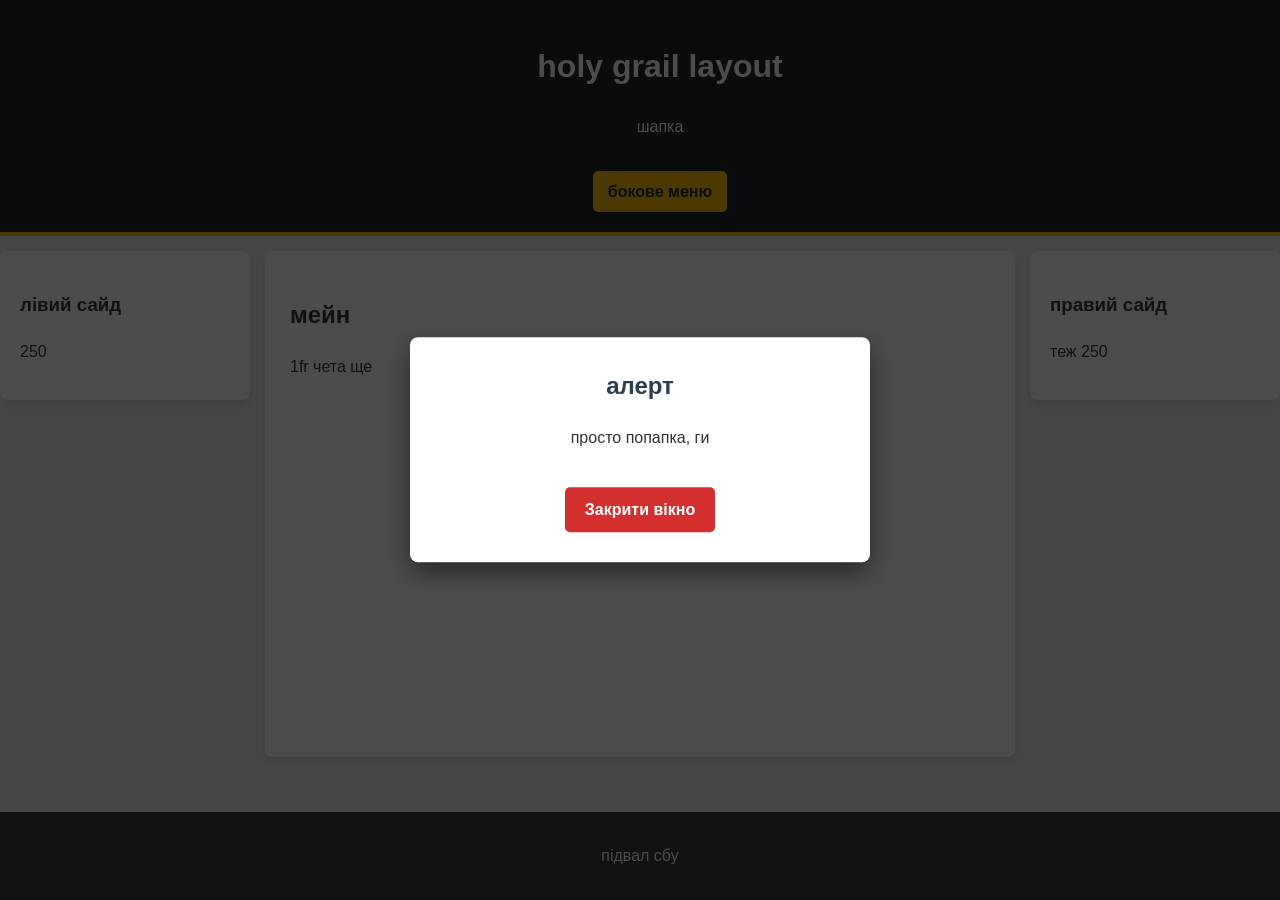
<file: pages/hg.html>
<!DOCTYPE html>
<html lang="uk">
  <head>
    <meta charset="UTF-8" />
    <meta name="viewport" content="width=device-width, initial-scale=1.0" />
    <title>holy grail(for testing only)</title>
    <link rel="stylesheet" href="../css/styles.css" />
  </head>
  <body>
    <input type="checkbox" id="menu-toggle" style="display: none" />

    <div class="off-canvas-menu">
      <label for="menu-toggle" class="close-menu-btn">&times;</label>

      <h2>перехід</h2>
      <ul style="list-style: none; padding: 0; margin-top: 30px">
        <li style="margin-bottom: 15px">
          <a href="../index.html" style="color: white; text-decoration: none"
            >головна</a
          >
        </li>
        <li style="margin-bottom: 15px">
          <a href="#" style="color: white; text-decoration: none">зброя</a>
        </li>
        <li style="margin-bottom: 15px">
          <a href="#" style="color: white; text-decoration: none">таймінги</a>
        </li>
      </ul>
    </div>

    <div class="holy-grail">
      <header>
        <h1>holy grail layout</h1>
        <p>шапка</p>

        <label for="menu-toggle" class="open-menu-btn">бокове меню</label>
      </header>

      <aside>
        <h3>лівий сайд</h3>
        <p>250</p>
      </aside>

      <main>
        <h2>мейн</h2>
        <p>1fr чета ще</p>
      </main>

      <aside>
        <h3>правий сайд</h3>
        <p>теж 250</p>
      </aside>

      <footer>
        <p>підвал сбу</p>
      </footer>
    </div>
    <input type="checkbox" id="hide-modal-checkbox" style="display: none" />

    <div class="modal-overlay">
      <div class="modal-content">
        <h2>алерт</h2>
        <p>просто попапка, ги</p>

        <!-- Кнопка закриття (насправді це label, який перемикає невидимий чекбокс) -->
        <label for="hide-modal-checkbox" class="close-modal-label">
          Закрити вікно
        </label>
      </div>
    </div>
  </body>
</html>
</file>
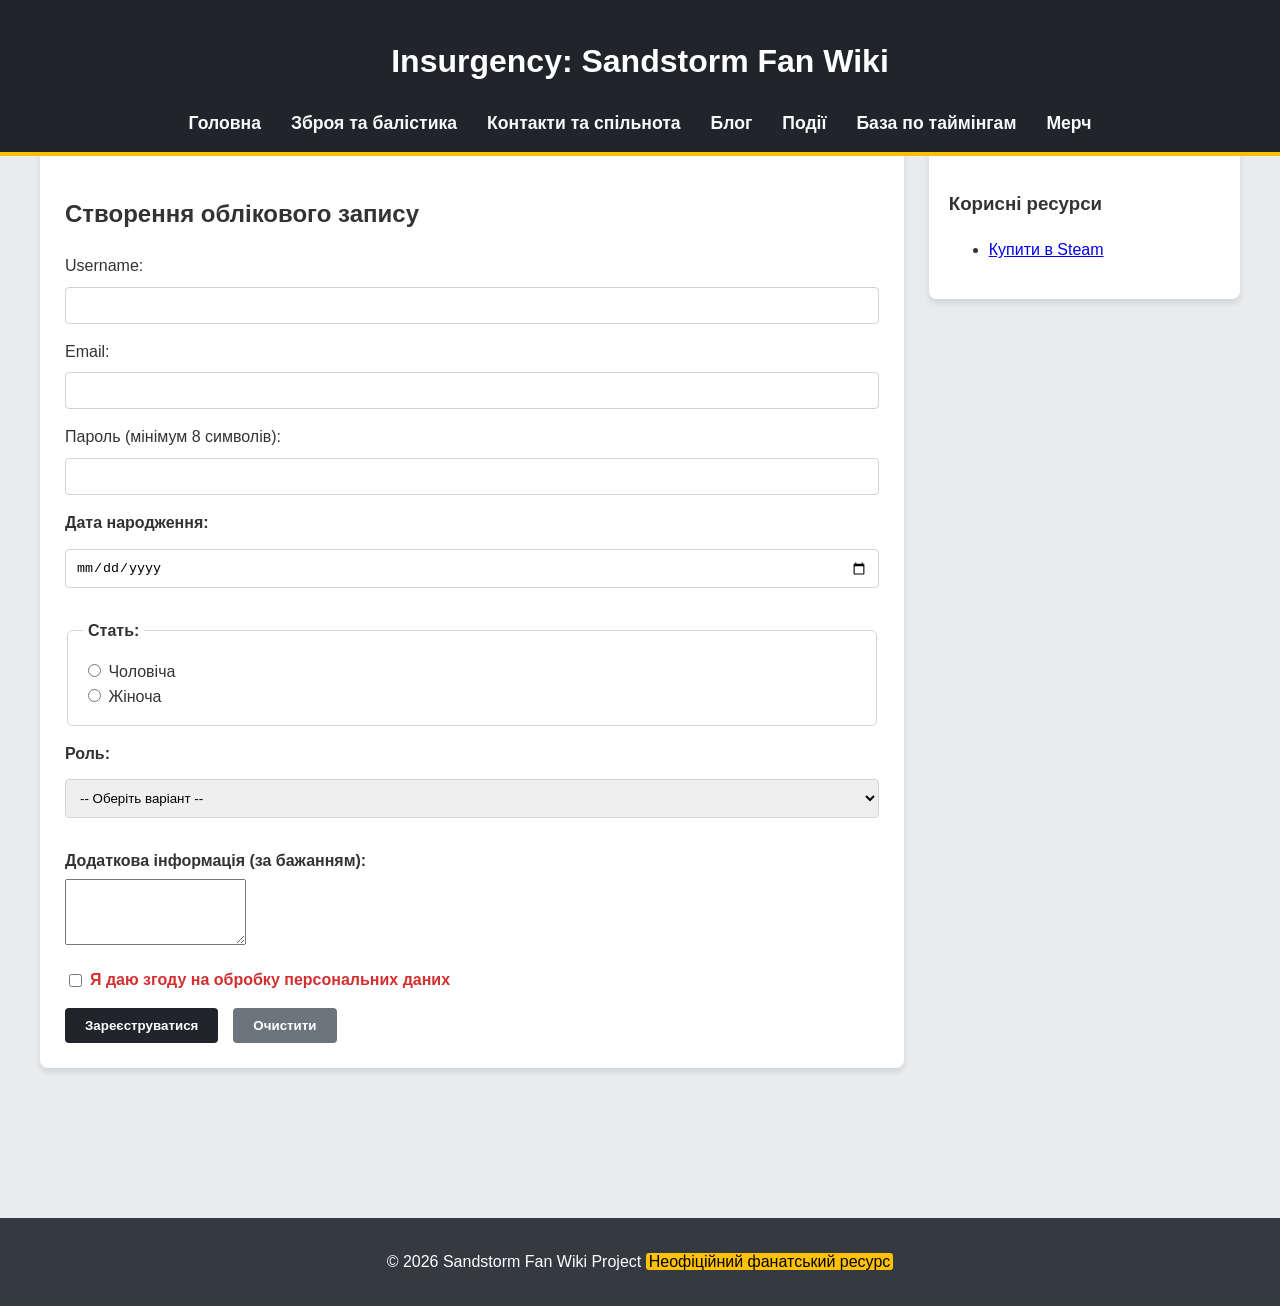
<file: pages/register.html>
<!DOCTYPE html>
<html lang="uk">
  <head>
    <meta charset="UTF-8" />
    <meta name="viewport" content="width=device-width, initial-scale=1.0" />
    <title>Реєстрація | Insurgency Wiki</title>
    <link rel="stylesheet" href="../css/styles.css" />
  </head>
  <body>
    <header>
      <h1>Insurgency: Sandstorm Fan Wiki</h1>
      <nav>
        <ul>
          <li><a href="../index.html">Головна</a></li>
          <li><a href="about.html">Зброя та балістика</a></li>
          <li><a href="contacts.html">Контакти та спільнота</a></li>
          <li><a href="blog.html">Блог</a></li>
          <li><a href="events.html">Події</a></li>
          <li><a href="schedule.html">База по таймінгам</a></li>
          <li><a href="merch.html">Мерч</a></li>
        </ul>
      </nav>
    </header>

    <div class="wrapper">
      <main>
        <section>
          <h2>Створення облікового запису</h2>

          <form action="/register" method="POST">
            <div>
              <label for="username">Username: </label>
              <input type="text" id="username" name="username" required />
            </div>
            <div>
              <label for="email">Email: </label>
              <input type="email" id="email" name="email" required />
            </div>
            <div>
              <label for="pwd">Пароль (мінімум 8 символів): </label>
              <input
                type="password"
                id="pwd"
                name="password"
                minlength="8"
                required
              />
            </div>

            <div class="form-group">
              <label for="dob" class="form-label">Дата народження: </label>
              <input
                type="date"
                id="dob"
                name="dob"
                class="form-control"
                required
              />
            </div>

            <fieldset>
              <legend>Стать:</legend>
              <input
                type="radio"
                id="gender_m"
                name="gender"
                value="male"
                required
              />
              <label for="gender_m">Чоловіча</label>
              <br />
              <input type="radio" id="gender_f" name="gender" value="female" />
              <label for="gender_f">Жіноча</label>
            </fieldset>

            <div class="form-group">
              <label for="interest" class="form-label">Роль: </label>
              <select
                id="interest"
                name="interest"
                class="form-control"
                required
              >
                <option value="">-- Оберіть варіант --</option>
                <option value="user">Користувач</option>
                <option value="modder">Модороб</option>
                <option value="script">Скриптер</option>
                <option value="content">Контентмейкер</option>
              </select>
            </div>

            <div class="form-group">
              <label for="bio" class="form-label"
                >Додаткова інформація (за бажанням):
              </label>
              <textarea
                id="bio"
                name="bio"
                class="form-control"
                rows="4"
              ></textarea>
            </div>

            <div
              class="form-group"
              style="display: flex; align-items: center; gap: 5px"
            >
              <input type="checkbox" id="terms" name="terms" required />
              <label for="terms" style="font-weight: bold; color: #d32f2f"
                >Я даю згоду на обробку персональних даних</label
              >
            </div>

            <div class="flex-buttons">
              <button type="submit">Зареєструватися</button>
              <button type="reset" class="btn-reset">Очистити</button>
            </div>
          </form>
        </section>
      </main>

      <aside>
        <h3>Корисні ресурси</h3>
        <ul>
          <li>
            <a href="https://store.steampowered.com/app/581320/" target="_blank"
              >Купити в Steam</a
            >
          </li>
        </ul>
      </aside>
    </div>

    <footer>
      <p>
        &copy; 2026 Sandstorm Fan Wiki Project
        <mark>Неофіційний фанатський ресурс</mark>
      </p>
    </footer>
  </body>
</html>
</file>
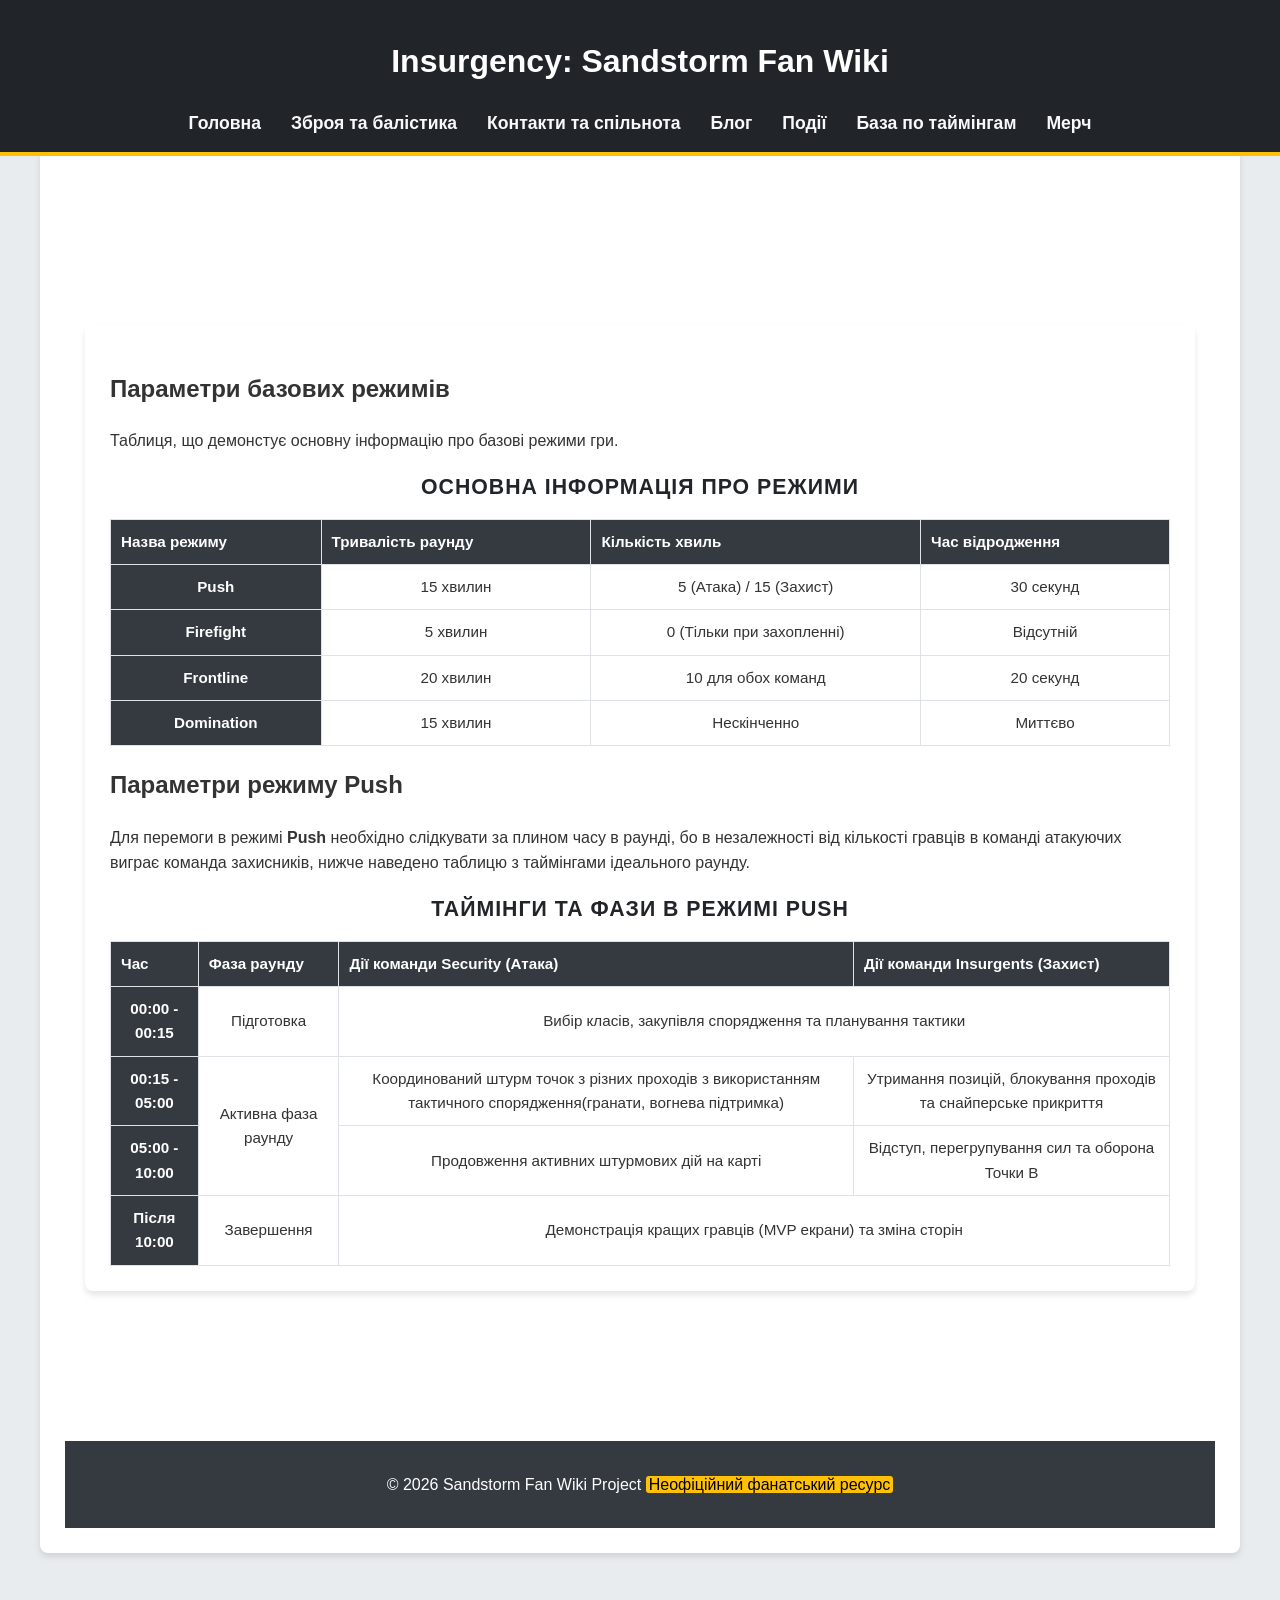
<file: pages/schedule.html>
<!DOCTYPE html>
<html lang="uk">
  <head>
    <meta charset="UTF-8" />
    <meta name="viewport" content="width=device-width, initial-scale=1.0" />
    <title>Таймінги матчів | Insurgency Wiki</title>
    <link rel="stylesheet" href="../css/styles.css" />
  </head>
  <body>
    <header>
      <h1>Insurgency: Sandstorm Fan Wiki</h1>
      <nav>
        <ul>
          <li><a href="../index.html">Головна</a></li>
          <li><a href="about.html">Зброя та балістика</a></li>
          <li><a href="contacts.html">Контакти та спільнота</a></li>
          <li><a href="blog.html">Блог</a></li>
          <li><a href="events.html">Події</a></li>
          <li><a href="schedule.html">База по таймінгам</a></li>
          <li><a href="merch.html">Мерч</a></li>
        </ul>
      </nav>
    </header>

    <div class="wrapper">
      <main style="flex: 1">
        <div class="wrapper">
            <main style="flex: 1;"> 
                <section>
                    <h2>Параметри базових режимів</h2>
                    <p>Таблиця, що демонстує основну інформацію про базові режими гри.</p>
                    
                    <table>
                        <caption>Основна інформація про режими</caption>
                        <thead>
                            <tr>
                                <th scope="col">Назва режиму</th>
                                <th scope="col">Тривалість раунду</th>
                                <th scope="col">Кількість хвиль</th>
                                <th scope="col">Час відродження</th>
                            </tr>
                        </thead>
                        <tbody>
                            <tr>
                                <th scope="row">Push</th>
                                <td>15 хвилин</td>
                                <td>5 (Атака) / 15 (Захист)</td>
                                <td>30 секунд</td>
                            </tr>
                            <tr>
                                <th scope="row">Firefight</th>
                                <td>5 хвилин</td>
                                <td>0 (Тільки при захопленні)</td>
                                <td>Відсутній</td>
                            </tr>
                            <tr>
                                <th scope="row">Frontline</th>
                                <td>20 хвилин</td>
                                <td>10 для обох команд</td>
                                <td>20 секунд</td>
                            </tr>
                            <tr>
                                <th scope="row">Domination</th>
                                <td>15 хвилин</td>
                                <td>Нескінченно</td>
                                <td>Миттєво</td>
                            </tr>
                        </tbody>
                    </table>
                </section>    
                <section> 
            <h2>Параметри режиму Push</h2>
          <p>
            Для перемоги в режимі <strong>Push</strong> необхідно слідкувати за
            плином часу в раунді, бо в незалежності від кількості гравців в
            команді атакуючих виграє команда захисників, нижче наведено таблицю
            з таймінгами ідеального раунду.
          </p>

          <table>
            <caption>
              Таймінги та фази в режимі Push
            </caption>

            <thead>
              <tr>
                <th scope="col">Час</th>
                <th scope="col">Фаза раунду</th>
                <th scope="col">Дії команди Security (Атака)</th>
                <th scope="col">Дії команди Insurgents (Захист)</th>
              </tr>
            </thead>

            <tbody>
              <tr>
                <th scope="row">00:00 - 00:15</th>
                <td>Підготовка</td>
                <td colspan="2">
                  Вибір класів, закупівля спорядження та планування тактики
                </td>
              </tr>

              <tr>
                <th scope="row">00:15 - 05:00</th>
                <td rowspan="2">Активна фаза раунду</td>
                <td>
                  Координований штурм точок з різних проходів з використанням
                  тактичного спорядження(гранати, вогнева підтримка)
                </td>
                <td>
                  Утримання позицій, блокування проходів та снайперське
                  прикриття
                </td>
              </tr>

              <tr>
                <th scope="row">05:00 - 10:00</th>
                <td>Продовження активних штурмових дій на карті</td>
                <td>Відступ, перегрупування сил та оборона Точки В</td>
              </tr>

              <tr>
                <th scope="row">Після 10:00</th>
                <td>Завершення</td>
                <td colspan="2">
                  Демонстрація кращих гравців (MVP екрани) та зміна сторін
                </td>
              </tr>
            </tbody>
          </table>
        </section>
      </main>
    </div>

    <footer>
      <p>
        &copy; 2026 Sandstorm Fan Wiki Project
        <mark>Неофіційний фанатський ресурс</mark>
      </p>
    </footer>
  </body>
</html>
</file>
<file: css/styles.css>
/* ================================== */
body {
  font-family: "Segoe UI", Tahoma, Geneva, Verdana, sans-serif;
  background-color: #e9ecef;
  color: #333;
  margin: 0;
  padding: 0;
  line-height: 1.6;
}

/* ================= header/nav ================= */
header {
  background-color: #212529;
  color: white;
  padding: 15px 0;
  text-align: center;
  border-bottom: 4px solid #ffc107;
  /*-------------------------*/
  position: fixed;
  top: 0;
  left: 0;
  width: 100%;
  z-index: 100;
}

nav ul {
  list-style-type: none;
  padding: 0;
  margin: 15px 0 0 0;
  display: flex;
  justify-content: center;
  gap: 30px;
}

nav a {
  color: #f8f9fa;
  text-decoration: none;
  font-weight: bold;
  font-size: 1.1em;
  transition: color 0.3s ease;
}

nav a:hover {
  color: #ffc107;
}

/* ================= mesh ================= */
.wrapper {
  display: flex;
  max-width: 1200px;
  margin: 150px auto;
  gap: 25px;
  padding: 0 20px;
}

main {
  flex: 3;
  background-color: white;
  padding: 25px;
  border-radius: 8px;
  box-shadow: 0 4px 6px rgba(0, 0, 0, 0.1);
}

aside {
  flex: 1;
  background-color: #fff;
  padding: 20px;
  border-radius: 8px;
  box-shadow: 0 4px 6px rgba(0, 0, 0, 0.1);
  height: fit-content;
  position: sticky;
  top: 150px;
  height: fit-content;
}

/* ================= sematic tags ================= */
table {
  width: 100%;
  border-collapse: collapse;
  margin-top: 15px;
  font-size: 0.95em;
}

th,
td {
  border: 1px solid #dee2e6;
  padding: 10px;
  text-align: left;
}

th {
  background-color: #343a40;
  color: white;
}

/* медіа та код */
figure {
  margin: 20px 0;
  text-align: center;
}

figure img {
  max-width: 100%;
  border-radius: 5px;
}

figcaption {
  font-size: 0.85em;
  color: #6c757d;
  margin-top: 8px;
  font-style: italic;
}

pre {
  background-color: #2b2b2b;
  color: #f8f9fa;
  padding: 15px;
  border-radius: 5px;
  overflow-x: auto;
}

mark {
  background-color: #ffc107;
  color: #000;
  padding: 0 3px;
  border-radius: 3px;
}

/* форми для контактів */
input[type="text"],
input[type="email"],
input[type="password"],
input[type="date"],
select,
textarea:focus {
  width: 100%;
  padding: 10px;
  margin: 8px 0 15px 0;
  border: 1px solid #ced4da;
  border-radius: 4px;
  box-sizing: border-box;
}

button {
  background-color: #212529;
  color: white;
  border: none;
  padding: 10px 20px;
  cursor: pointer;
  border-radius: 4px;
  font-weight: bold;
}

button:hover {
  background-color: #ffc107;
  color: black;
}

/* ================= footer ================= */
footer {
  background-color: #343a40;
  color: white;
  text-align: center;
  padding: 15px 0;
  margin-top: 40px;
}

/* ================= таблиці ================= */
caption {
  font-size: 1.4em;
  font-weight: bold;
  margin-bottom: 15px;
  color: #212529;
  text-transform: uppercase;
  letter-spacing: 1px;
}

tbody tr:hover {
  background-color: #f1f3f5;
}

td,
th[scope="row"] {
  text-align: center;
  vertical-align: middle;
}

/* pics */
.img-grid {
  display: flex;
  justify-content: space-between;
  gap: 10px;
  margin: 15px 0;
}

.img-responsive {
  width: 48%;
  height: auto;
  border-radius: 5px;
}

/* form classes */
.form-group {
  margin-bottom: 15px;
}

.form-label {
  display: block;
  margin-bottom: 5px;
  font-weight: bold;
}

fieldset {
  margin-bottom: 15px;
  padding: 15px;
  border: 1px solid #ced4da;
  border-radius: 5px;
}

legend {
  font-weight: bold;
  padding: 0 5px;
}

.flex-buttons {
  display: flex;
  gap: 15px;
}

.btn-full {
  width: 100%;
}

.btn-reset {
  background-color: #6c757d;
}

.auth-container {
  background-color: #f8f9fa;
  padding: 15px;
  border-radius: 5px;
  border: 1px solid #dee2e6;
  margin-top: 20px;
  box-shadow: 0 4px 12px rgba(0, 0, 0, 0.1);
}

.auth-container h4 {
  margin-top: 0;
  margin-bottom: 15px;
  text-align: center;
}

/* merch store */
.product-grid {
  display: grid;
  grid-template-columns: repeat(auto-fit, minmax(280px, 1fr));
  gap: 25px;
  margin-top: 30px;
}

.product-card {
  width: 100%;
  background-color: #fff;
  border: 1px solid #ddd;
  border-radius: 10px;
  overflow: hidden;
  transition: all 0.3s ease;
}

.product-card:hover {
  background-color: #f9f9f9;
  border-color: #d32f2f;
  box-shadow: 0 10px 20px rgba(0, 0, 0, 0.2);
  transform: translateY(-5px);
}

.product-card img {
  width: 100%;
  height: 250px;
  object-fit: cover;
}

.product-info {
  padding: 15px;
}

.product-title {
  font-size: 1.2em;
  margin-bottom: 10px;
  color: #2c3e50;
}

.product-desc {
  font-size: 0.9em;
  color: #666;
  line-height: 1.4;
  margin-bottom: 15px;
}

.product-price {
  font-size: 1.3em;
  font-weight: bold;
  color: #d32f2f;
  margin-bottom: 15px;
}

.buy-btn {
  width: 100%;
  padding: 10px;
  background-color: #333;
  color: #fff;
  border: none;
  border-radius: 5px;
  cursor: pointer;
  font-weight: bold;
}

.buy-btn:hover {
  background-color: #d32f2f;
}

/* price list support */

/* flexbox container*/
.pricing-container {
  display: flex;
  justify-content: center;
  align-items: center;
  gap: 20px;
  margin: 30px 0;
  flex-wrap: wrap;
}

/* base style*/
.price-column {
  background-color: #ffffff;
  border: 1px solid #ddd;
  border-radius: 8px;
  padding: 25px;
  width: 260px;
  text-align: center;
  box-shadow: 0 4px 8px rgba(0, 0, 0, 0.1);
  transition: transform 0.3s ease;
}

.price-column h3 {
  margin-bottom: 15px;
  color: #333;
}

.price-column .price {
  font-size: 1.5rem;
  font-weight: bold;
  color: #555;
  margin-bottom: 20px;
}

.price-column ul {
  list-style-type: none;
  padding: 0;
  margin-bottom: 25px;
}

.price-column li {
  padding: 8px 0;
  border-bottom: 1px solid #eee;
  color: #666;
}

.price-column li:last-child {
  border-bottom: none;
}

/* buy buttons */
.price-column .buy-btn {
  width: 100%;
  padding: 12px;
  background-color: #3498db;
  color: #fff;
  border: none;
  border-radius: 5px;
  cursor: pointer;
  font-weight: bold;
}

.price-column .buy-btn:hover {
  background-color: #2980b9;
}

/* featured style */
.price-column.featured {
  background-color: #2c3e50;
  color: #ecf0f1;
  transform: scale(1.08);
  box-shadow: 0 15px 30px rgba(0, 0, 0, 0.25);
  border: none;
  position: relative;
  z-index: 10;
}

.price-column.featured .featured-price {
  font-size: 2.2rem;
  color: #e74c3c;
}

.price-column.featured h3,
.price-column.featured li {
  color: #ecf0f1;
}

.price-column.featured li {
  border-bottom: 1px solid #34495e;
}

.price-column.featured .buy-btn {
  background-color: #e74c3c;
}

.price-column.featured .buy-btn:hover {
  background-color: #c0392b;
}

/* blogpost */

.blog-grid {
  display: grid;
  grid-template-columns: repeat(auto-fit, minmax(280px, 1fr));
  gap: 30px;
  margin-top: 20px;
}

.blog-preview-card {
  width: 100%;
  background-color: #ffffff;
  border-radius: 12px;
  overflow: hidden;
  box-shadow: 0 5px 15px rgba(0, 0, 0, 0.1);
  transition: transform 0.3s ease, box-shadow 0.3s ease;
  /*-------*/
  display: flex;
  flex-direction: column;
}

.blog-preview-card:hover {
  transform: translateY(-5px);
  box-shadow: 0 10px 25px rgba(0, 0, 0, 0.2);
}

.blog-preview-card img {
  width: 100%;
  height: 180px;
  object-fit: cover;
  display: block;
}

.blog-preview-content {
  padding: 20px;
  display: flex;
  flex-direction: column;
  /*---------*/
  flex-grow: 1;
}

.blog-date {
  font-size: 0.85rem;
  color: #7f8c8d;
  margin-bottom: 8px;
  display: block;
}

.blog-preview-content h3 {
  margin: 0 0 15px 0;
  font-size: 1.3rem;
  color: #2c3e50;
  line-height: 1.3;
}

.blog-preview-content p {
  color: #555;
  font-size: 0.95rem;
  line-height: 1.5;
  margin-bottom: 20px;
  /*-------------*/
  flex-grow: 1;

  display: -webkit-box;
  -webkit-line-clamp: 1;
  -webkit-box-orient: vertical;
  overflow: hidden;
}

/* read more" */
.read-more-btn {
  background-color: #3498db;
  color: white;
  border: none;
  padding: 12px 15px;
  border-radius: 6px;
  cursor: pointer;
  font-weight: 500;
  transition: background-color 0.3s ease;
  width: 100%;
  text-align: center;
}

.read-more-btn:hover {
  background-color: #2980b9;
}
/*---------holygrail----------*/

.holy-grail {
  display: grid;
  grid-template-columns: 250px 1fr 250px;
  grid-template-rows: auto 1fr auto;
  min-height: 100vh;
  gap: 15px;
}

.holy-grail header {
  grid-column: 1 / -1;
  background-color: #212529;
  color: white;
  padding: 20px;
  position: static;
}

.holy-grail footer {
  grid-column: 1 / -1;
  background-color: #343a40;
  color: white;
  padding: 15px;
}

.hg-sidebar-left,
.hg-sidebar-right {
  background-color: #fff;
  padding: 15px;
  border: 1px solid #ddd;
}

.hg-main {
  background-color: #fff;
  padding: 20px;
  border: 1px solid #ddd;
}
/*---------modaloverlay----------*/
.modal-overlay {
  position: fixed;
  inset: 0;
  background-color: rgba(0, 0, 0, 0.7);
  z-index: 9999;
}

.modal-content {
  position: absolute;
  top: 50%;
  left: 50%;
  transform: translate(-50%, -50%);
  background-color: white;
  padding: 30px;
  border-radius: 8px;
  width: 400px;
  text-align: center;
  box-shadow: 0 10px 25px rgba(0, 0, 0, 0.5);
  color: #333;
}

.modal-content h2 {
  margin-top: 0;
  color: #2c3e50;
}

.close-modal-label {
  display: inline-block;
  margin-top: 20px;
  padding: 10px 20px;
  background-color: #d32f2f;
  color: white;
  border-radius: 5px;
  cursor: pointer;
  font-weight: bold;
}

.close-modal-label:hover {
  background-color: #b71c1c;
}

/* hide modal*/
#hide-modal-checkbox:checked + .modal-overlay {
  display: none;
}
/*----------offcanvas----------*/
.off-canvas-menu {
  position: fixed;
  top: 0;
  left: -100%;
  height: 100vh;
  background-color: #212529;
  color: white;
  padding: 20px;
  z-index: 9999;
  transition: left 0.4s ease;
  box-shadow: 4px 0 15px rgba(0, 0, 0, 0.5);
}

.close-menu-btn {
  position: absolute;
  top: 15px;
  right: 20px;
  font-size: 35px;
  cursor: pointer;
  color: #ffc107;
}

.open-menu-btn {
  display: inline-block;
  margin-top: 15px;
  padding: 8px 15px;
  background-color: #ffc107;
  color: #212529;
  font-weight: bold;
  border-radius: 5px;
  cursor: pointer;
}

#menu-toggle:checked ~ .off-canvas-menu {
  left: 0;
}
</file>
